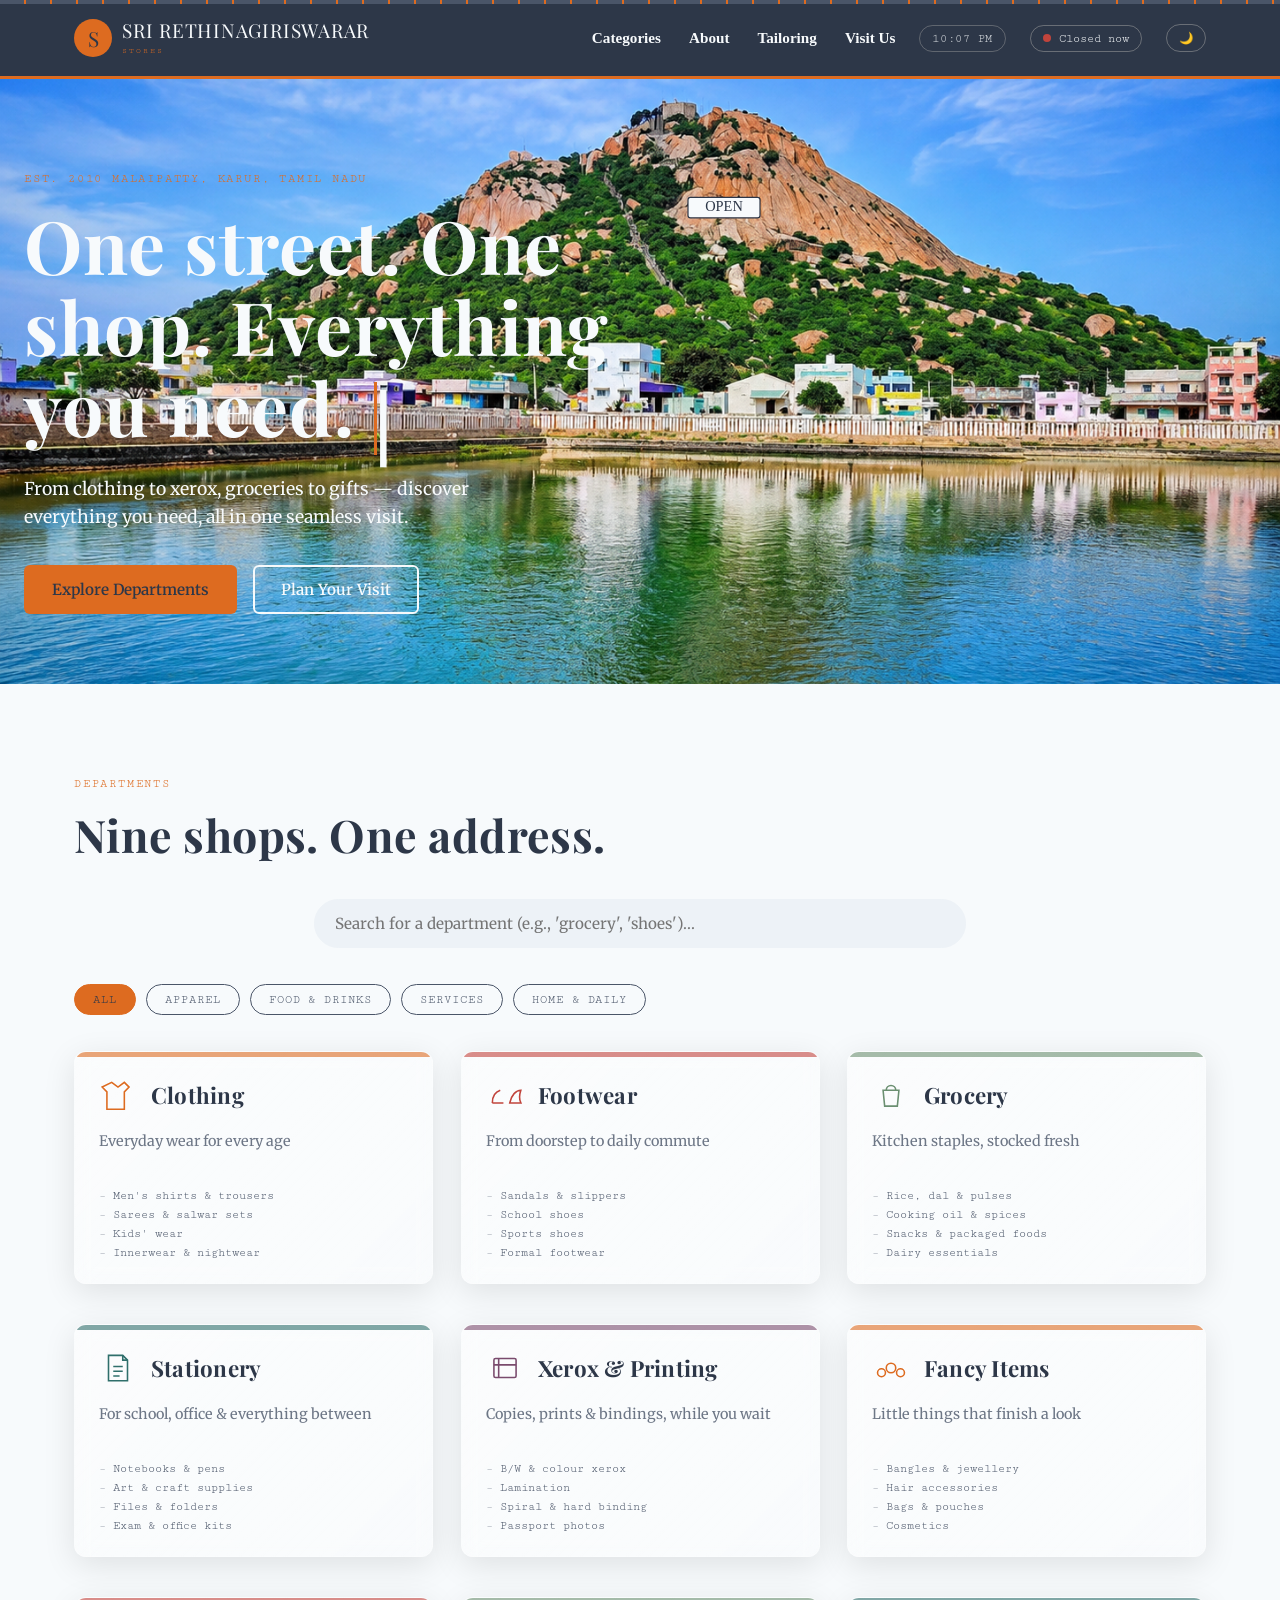
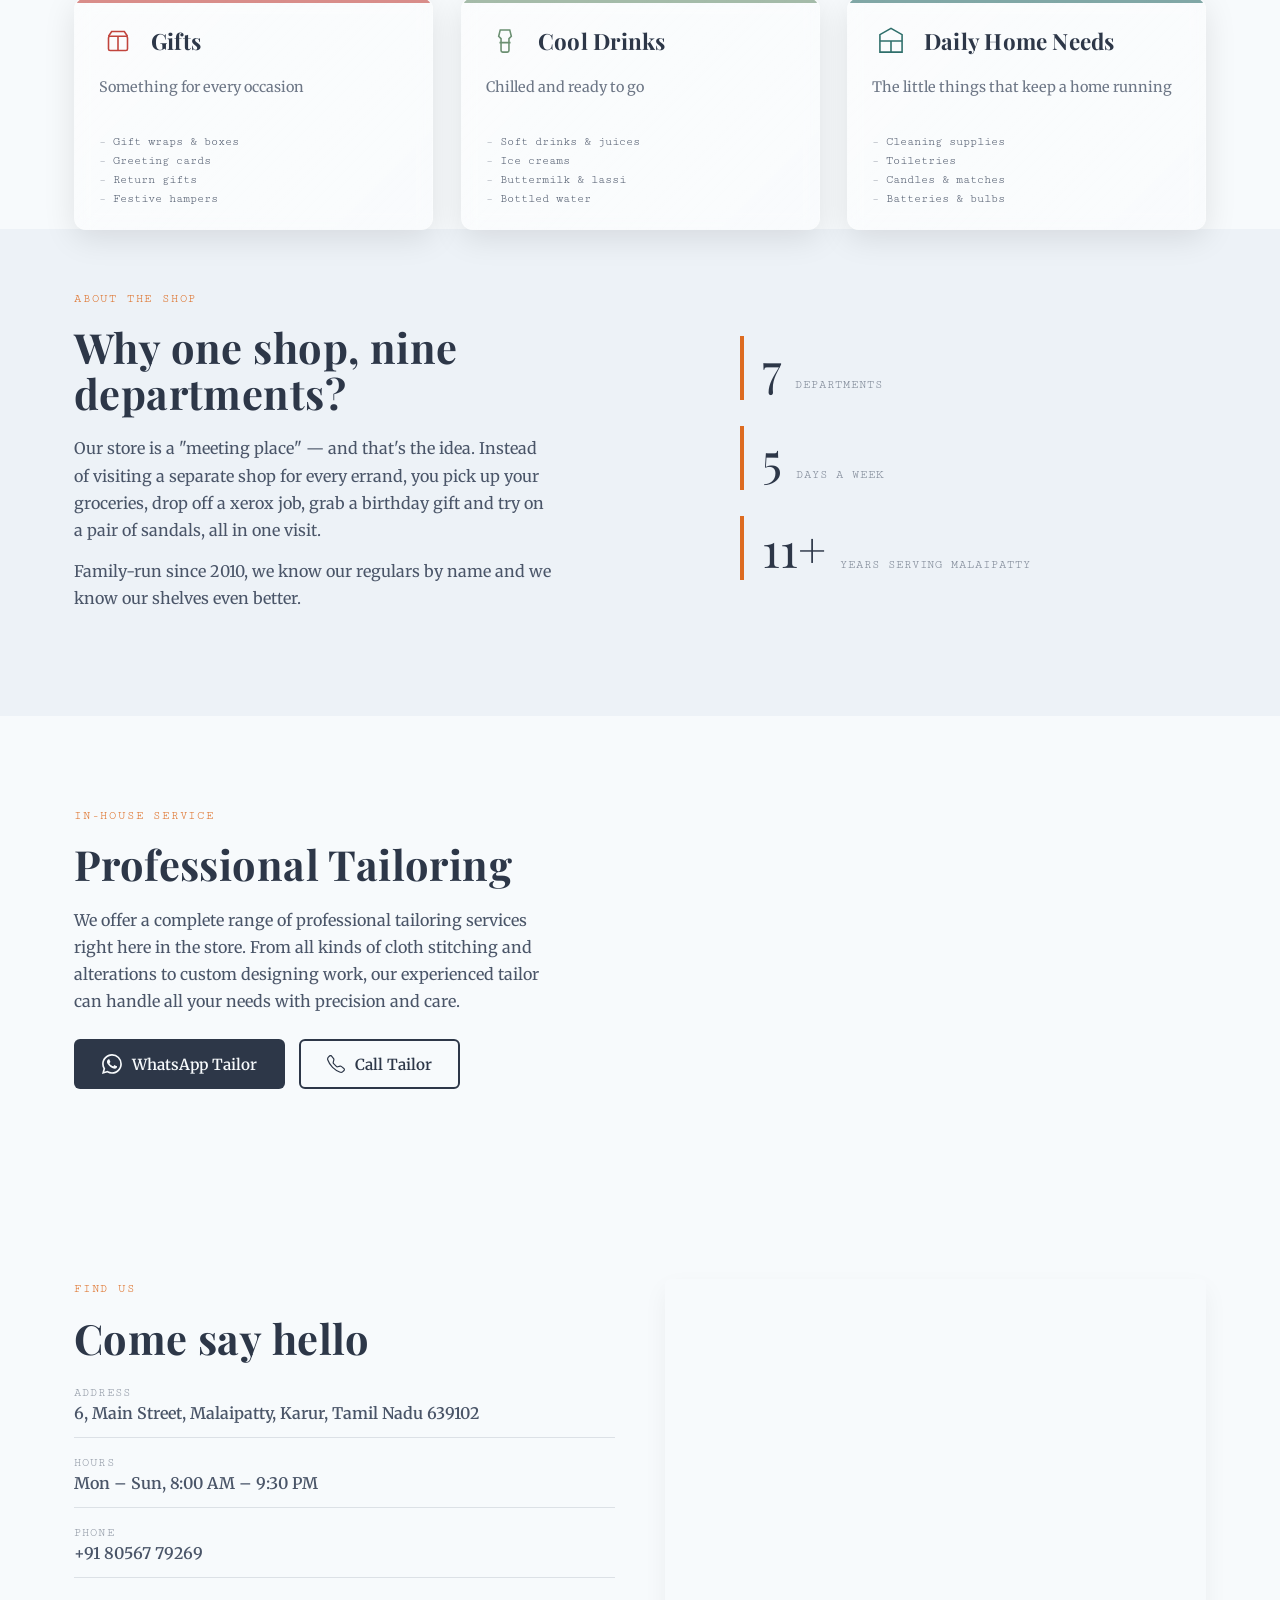
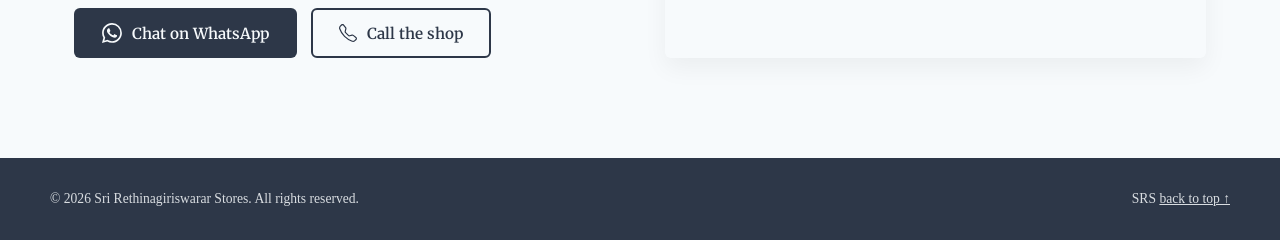
<file: index.html>
<!DOCTYPE html>
<html lang="en" data-theme="light">
<head>
<meta charset="UTF-8">
<meta name="viewport" content="width=device-width, initial-scale=1.0">
<title>Sri Rethinagiriswarar Stores — One Street, One Shop, Everything You Need</title>
<meta name="description" content="Sri Rethinagiriswarar Stores: Your one-stop shop for clothing, groceries, stationery, and more. Nine departments under one roof for your convenience.">
<link rel="preconnect" href="https://fonts.googleapis.com">
<link rel="preconnect" href="https://fonts.gstatic.com" crossorigin>
<link href="https://fonts.googleapis.com/css2?family=Playfair+Display:wght@700&family=Merriweather:wght@400;700&family=Cutive+Mono&display=swap" rel="stylesheet">
<link rel="stylesheet" href="style.css">
</head>
<body>

<!-- Scroll Progress Bar -->
<div class="scroll-progress" id="scroll-progress"></div>

<div class="rail" aria-hidden="true"></div>

<header class="site-header" id="top">
  <div class="header-inner">
    <a class="brand" href="#top">
      <span class="brand-mark">S</span>
      <span class="brand-text">SRI RETHINAGIRISWARAR<small>STORES</small></span>
    </a>

    <nav class="main-nav" id="main-nav">
      <a href="#categories" class="nav-link">Categories</a>
      <a href="#about" class="nav-link">About</a>
      <a href="#tailoring" class="nav-link">Tailoring</a>
      <a href="#visit" class="nav-link">Visit Us</a>
    </nav>

    <!-- Live Clock -->
    <div class="live-clock" id="live-clock" title="Current time">--:-- --</div>

    <div class="status-chip" id="status-chip">
      <span class="dot"></span>
      <span id="status-text">Checking hours…</span>
    </div>

    <!-- Theme Toggle -->
    <button class="theme-toggle" id="theme-toggle" aria-label="Toggle dark/light mode">
      <span class="toggle-icon" id="toggle-icon">☀️</span>
    </button>

    <button class="nav-toggle" id="nav-toggle" aria-label="Toggle menu" aria-expanded="false">
      <span></span><span></span><span></span>
    </button>
  </div>
</header>

<main>

  <!-- HERO -->
  <section class="hero" id="hero" style="
    position: relative;
    background-image: url('Img/Ayyermalai.png');
    background-size: cover;
    background-position: center;
    overflow: hidden; /* Ensures pseudo-elements don't overflow */
    justify-content: flex-start; /* Align content to the left */
  ">
    <!-- The inline styles have been moved to the .hero-glass-panel class in style.css -->
    <div class="hero-inner hero-glass-panel">
      <p class="eyebrow">Est. 2010  Malaipatty, Karur, Tamil Nadu</p>
      <h1 class="hero-title">
        <span class="typewriter-line" id="typewriter-line">
          One street. One shop. Everything you need.
        </span>
        <span class="typewriter-cursor" id="typewriter-cursor">|</span>
      </h1>
      <p class="hero-sub">From clothing to xerox, groceries to gifts — discover everything you need, all in one seamless visit.</p>
      <div class="hero-actions">
        <a href="#categories" class="btn btn-primary">Explore Departments</a>
        <a href="#visit" class="btn btn-ghost">Plan Your Visit</a>
      </div>
    </div>
    <div class="hero-signboard" aria-hidden="true">
      <svg viewBox="0 0 200 60" class="swing-icon">
        <line x1="100" y1="0" x2="100" y2="14" stroke="var(--marigold)" stroke-width="2"/>
        <rect x="40" y="14" width="120" height="34" rx="4" fill="var(--paper)" stroke="var(--ink)" stroke-width="2"/>
        <text x="100" y="31" text-anchor="middle" dominant-baseline="middle" font-family="Bebas Neue" font-size="24" fill="var(--ink)">OPEN</text>
      </svg>
    </div>
  </section>

  <!-- CATEGORIES -->
  <section class="categories" id="categories">
    <div class="section-head">
      <p class="eyebrow">Departments</p>
      <h2>Nine shops. One address.</h2>
    </div>

    <!-- NEW: Search Bar -->
    <div class="search-wrapper" data-reveal>
      <div class="search-bar">
        <input type="search" id="search-input" placeholder="Search for a department (e.g., 'grocery', 'shoes')...">
        <button id="search-clear" aria-label="Clear search">&times;</button>
      </div>
    </div>

    <!-- Filter Buttons -->
    <div class="filter-bar" id="filter-bar">
      <button class="filter-btn is-active" data-filter="all">All</button>
      <button class="filter-btn" data-filter="apparel">Apparel</button>
      <button class="filter-btn" data-filter="food">Food &amp; Drinks</button>
      <button class="filter-btn" data-filter="services">Services</button>
      <button class="filter-btn" data-filter="home">Home &amp; Daily</button>
    </div>

    <div class="tag-board" id="tag-board">

      <a href="clothing.html" class="tag tag--marigold" data-reveal data-category="apparel">
        <div class="tag-header">
          <div class="tag-icon"><svg viewBox="0 0 48 48" fill="none" stroke="currentColor" stroke-width="2"><path d="M16 8l8 6 8-6 6 6-6 6v22H10V20l-6-6z"/></svg></div>
          <h3>Clothing</h3>
        </div>
        <p class="tag-line">Everyday wear for every age</p>
        <ul>
          <li>Men's shirts &amp; trousers</li>
          <li>Sarees &amp; salwar sets</li>
          <li>Kids' wear</li>
          <li>Innerwear &amp; nightwear</li>
        </ul>
      </a>

      <a href="footwear.html" class="tag tag--red" data-reveal data-category="apparel">
        <div class="tag-header">
          <div class="tag-icon"><svg viewBox="0 0 48 48" fill="none" stroke="currentColor" stroke-width="2"><path d="M8 34c0-8 4-14 10-16M8 34h14M30 34c2-10 8-16 14-16-2 6-2 12 0 16H30z"/></svg></div>
          <h3>Footwear</h3>
        </div>
        <p class="tag-line">From doorstep to daily commute</p>
        <ul>
          <li>Sandals &amp; slippers</li>
          <li>School shoes</li>
          <li>Sports shoes</li>
          <li>Formal footwear</li>
        </ul>
      </a>

      <a href="grocery.html" class="tag tag--sage" data-reveal data-category="food">
        <div class="tag-header">
          <div class="tag-icon"><svg viewBox="0 0 48 48" fill="none" stroke="currentColor" stroke-width="2"><path d="M14 18h20l-2 20H16z"/><path d="M18 18a6 6 0 0112 0"/></svg></div>
          <h3>Grocery</h3>
        </div>
        <p class="tag-line">Kitchen staples, stocked fresh</p>
        <ul>
          <li>Rice, dal &amp; pulses</li>
          <li>Cooking oil &amp; spices</li>
          <li>Snacks &amp; packaged foods</li>
          <li>Dairy essentials</li>
        </ul>
      </a>

      <a href="stationery.html" class="tag tag--teal" data-reveal data-category="services">
        <div class="tag-header">
          <div class="tag-icon"><svg viewBox="0 0 48 48" fill="none" stroke="currentColor" stroke-width="2"><path d="M12 8h18l6 6v26H12z"/><path d="M30 8v6h6"/><line x1="18" y1="22" x2="30" y2="22"/><line x1="18" y1="28" x2="30" y2="28"/><line x1="18" y1="34" x2="26" y2="34"/></svg></div>
          <h3>Stationery</h3>
        </div>
        <p class="tag-line">For school, office &amp; everything between</p>
        <ul>
          <li>Notebooks &amp; pens</li>
          <li>Art &amp; craft supplies</li>
          <li>Files &amp; folders</li>
          <li>Exam &amp; office kits</li>
        </ul>
      </a>

      <a href="xerox-printing.html" class="tag tag--plum" data-reveal data-category="services">
        <div class="tag-header">
          <div class="tag-icon"><svg viewBox="0 0 48 48" fill="none" stroke="currentColor" stroke-width="2"><rect x="10" y="12" width="28" height="24" rx="2"/><line x1="10" y1="20" x2="38" y2="20"/><line x1="16" y1="12" x2="16" y2="36"/></svg></div>
          <h3>Xerox &amp; Printing</h3>
        </div>
        <p class="tag-line">Copies, prints &amp; bindings, while you wait</p>
        <ul>
          <li>B/W &amp; colour xerox</li>
          <li>Lamination</li>
          <li>Spiral &amp; hard binding</li>
          <li>Passport photos</li>
        </ul>
      </a>

      <a href="fancy-items.html" class="tag tag--marigold" data-reveal data-category="apparel">
        <div class="tag-header">
          <div class="tag-icon"><svg viewBox="0 0 48 48" fill="none" stroke="currentColor" stroke-width="2"><circle cx="24" cy="24" r="6"/><circle cx="12" cy="30" r="5"/><circle cx="36" cy="30" r="5"/></svg></div>
          <h3>Fancy Items</h3>
        </div>
        <p class="tag-line">Little things that finish a look</p>
        <ul>
          <li>Bangles &amp; jewellery</li>
          <li>Hair accessories</li>
          <li>Bags &amp; pouches</li>
          <li>Cosmetics</li>
        </ul>
      </a>

      <a href="gifts.html" class="tag tag--red" data-reveal data-category="home">
        <div class="tag-header">
          <div class="tag-icon"><svg viewBox="0 0 48 48" fill="none" stroke="currentColor" stroke-width="2"><rect x="12" y="18" width="24" height="18" rx="2"/><path d="M12 18l4-6h16l4 6"/><line x1="24" y1="18" x2="24" y2="36"/></svg></div>
          <h3>Gifts</h3>
        </div>
        <p class="tag-line">Something for every occasion</p>
        <ul>
          <li>Gift wraps &amp; boxes</li>
          <li>Greeting cards</li>
          <li>Return gifts</li>
          <li>Festive hampers</li>
        </ul>
      </a>

      <a href="cool-drinks.html" class="tag tag--sage" data-reveal data-category="food">
        <div class="tag-header">
          <div class="tag-icon"><svg viewBox="0 0 48 48" fill="none" stroke="currentColor" stroke-width="2"><path d="M18 10h12l2 8-3 3v15a2 2 0 01-2 2H21a2 2 0 01-2-2V21l-3-3z"/><line x1="17" y1="26" x2="31" y2="26"/></svg></div>
          <h3>Cool Drinks</h3>
        </div>
        <p class="tag-line">Chilled and ready to go</p>
        <ul>
          <li>Soft drinks &amp; juices</li>
          <li>Ice creams</li>
          <li>Buttermilk &amp; lassi</li>
          <li>Bottled water</li>
        </ul>
      </a>

      <a href="daily-home-needs.html" class="tag tag--teal" data-reveal data-category="home">
        <div class="tag-header">
          <div class="tag-icon"><svg viewBox="0 0 48 48" fill="none" stroke="currentColor" stroke-width="2"><path d="M10 38V16l14-8 14 8v22z"/><line x1="24" y1="38" x2="24" y2="24"/><line x1="10" y1="24" x2="38" y2="24"/></svg></div>
          <h3>Daily Home Needs</h3>
        </div>
        <p class="tag-line">The little things that keep a home running</p>
        <ul>
          <li>Cleaning supplies</li>
          <li>Toiletries</li>
          <li>Candles &amp; matches</li>
          <li>Batteries &amp; bulbs</li>
        </ul>
      </a>

    </div>
  </section>

  <!-- ABOUT -->
  <section class="about" id="about">
    <div class="about-inner">
      <div class="about-copy" data-reveal>
        <p class="eyebrow">About the shop</p>
        <h2>Why one shop, nine departments?</h2>
        <p>Our store is a "meeting place" — and that's the idea. Instead of visiting a separate shop for every errand, you pick up your groceries, drop off a xerox job, grab a birthday gift and try on a pair of sandals, all in one visit.</p>
        <p>Family-run since 2010, we know our regulars by name and we know our shelves even better.</p>
      </div>
      <div class="about-stats" data-reveal>
        <div class="stat"><span class="stat-num" data-count="9">0</span><span class="stat-label">departments</span></div>
        <div class="stat"><span class="stat-num" data-count="7">0</span><span class="stat-label">days a week</span></div>
        <div class="stat"><span class="stat-num" data-count="15">0</span><span class="stat-label">years serving Malaipatty</span></div>
      </div>
    </div>
  </section>

  <!-- TAILORING -->
  <section class="visit" id="tailoring">
    <div class="about-inner">
      <div class="about-copy" data-reveal>
        <p class="eyebrow">In-house Service</p>
        <h2>Professional Tailoring</h2>
        <p>We offer a complete range of professional tailoring services right here in the store. From all kinds of cloth stitching and alterations to custom designing work, our experienced tailor can handle all your needs with precision and care.</p>
        <div class="visit-actions" style="margin-top: 24px;">
          <a class="btn btn-primary btn--with-icon" href="https://wa.me/918056779269" target="_blank" rel="noopener">
            <svg class="btn-icon" xmlns="http://www.w3.org/2000/svg" width="20" height="20" fill="currentColor" viewBox="0 0 16 16">
              <path d="M13.601 2.326A7.854 7.854 0 0 0 7.994 0C3.627 0 .068 3.558.064 7.926c0 1.399.366 2.76 1.057 3.965L0 16l4.204-1.102a7.933 7.933 0 0 0 3.79.965h.004c4.368 0 7.926-3.558 7.93-7.93A7.898 7.898 0 0 0 13.6 2.326zM7.994 14.521a6.573 6.573 0 0 1-3.356-.92l-.24-.144-2.494.654.666-2.433-.156-.251a6.56 6.56 0 0 1-1.007-3.505c0-3.626 2.957-6.584 6.591-6.584a6.56 6.56 0 0 1 4.66 1.931 6.557 6.557 0 0 1 1.928 4.66c-.004 3.639-2.961 6.592-6.592 6.592zm3.615-4.934c-.197-.099-1.17-.578-1.353-.646-.182-.065-.315-.099-.445.099-.133.197-.513.646-.627.775-.114.133-.232.148-.43.05-.197-.1-.836-.308-1.592-.985-.59-.525-.985-1.175-1.103-1.372-.114-.198-.011-.304.088-.403.087-.088.197-.232.296-.346.1-.114.133-.198.198-.33.065-.134.034-.248-.015-.347-.05-.099-.445-1.076-.612-1.47-.16-.389-.323-.335-.445-.34-.114-.007-.247-.007-.38-.007a.729.729 0 0 0-.529.247c-.182.198-.691.677-.691 1.654 0 .977.71 1.916.81 2.049.098.133 1.394 2.132 3.383 2.992.47.205.84.326 1.129.418.475.152.904.129 1.246.08.38-.058 1.171-.48 1.338-.943.164-.464.164-.86.114-.943-.049-.084-.182-.133-.38-.232z"/>
            </svg>
            <span>WhatsApp Tailor</span>
          </a>
          <a class="btn btn-ghost btn--with-icon" href="tel:+918056779269">
            <svg class="btn-icon" xmlns="http://www.w3.org/2000/svg" width="18" height="18" fill="currentColor" viewBox="0 0 16 16">
              <path d="M3.654 1.328a.678.678 0 0 0-1.015-.063L1.605 2.3c-.483.484-.661 1.169-.45 1.77a17.568 17.568 0 0 0 4.168 6.608 17.569 17.569 0 0 0 6.608 4.168c.601.211 1.286.033 1.77-.45l1.034-1.034a.678.678 0 0 0-.063-1.015l-2.307-1.794a.678.678 0 0 0-.58-.122l-2.19.547a1.745 1.745 0 0 1-1.657-.459L5.482 8.062a1.745 1.745 0 0 1-.46-1.657l.548-2.19a.678.678 0 0 0-.122-.58L3.654 1.328zM1.884.511a1.745 1.745 0 0 1 2.612.163L6.29 2.98c.329.423.445.974.315 1.494l-.547 2.19a.678.678 0 0 0 .178.643l2.457 2.457a.678.678 0 0 0 .644.178l2.189-.547a1.745 1.745 0 0 1 1.494.315l2.306 1.794c.829.645.905 1.87.163 2.611l-1.034 1.034c-.74.74-1.846 1.065-2.877.702a18.634 18.634 0 0 1-7.01-4.42 18.634 18.634 0 0 1-4.42-7.009c-.362-1.03-.037-2.137.703-2.877L1.885.511z"/>
            </svg>
            <span>Call Tailor</span>
          </a>
        </div>
      </div>
    </div>
  </section>

  <!-- ============================================= -->
  <!-- ===== DEPARTMENT DETAIL VIEW (DYNAMIC) ====== -->
  <!-- ============================================= -->
  <section class="department-detail" id="department-detail">
    <!-- Content will be injected by script.js -->
    <div class="department-detail-inner" id="department-detail-inner">
      <!-- This will be populated when a user clicks a department card -->
    </div>
    <!-- Add a close button for the detail view -->
    <button id="close-detail-view" class="lightbox-close" aria-label="Close department view" style="display: none;">
      &times;
    </button>
  </section>

  <!-- VISIT / CONTACT -->
  <section class="visit" id="visit">
    <div class="visit-inner">
      <div class="visit-details" data-reveal>
        <p class="eyebrow">Find us</p>
        <h2>Come say hello</h2>

        <ul class="detail-list">
          <li>
            <span class="detail-label">Address</span>
            <span class="detail-value" id="address-text">6, Main Street, Malaipatty, Karur, Tamil Nadu 639102</span>
          </li>
          <li>
            <span class="detail-label">Hours</span>
            <span class="detail-value">Mon – Sun, 8:00 AM – 9:30 PM</span>
          </li>
          <li>
            <span class="detail-label">Phone</span>
            <span class="detail-value"><a href="tel:+918056779269" id="phone-link">+91 80567 79269</a></span>
          </li>
        </ul>

        <div class="visit-actions">
          <a class="btn btn-primary btn--with-icon" href="https://wa.me/918056779269" target="_blank" rel="noopener">
            <svg class="btn-icon" xmlns="http://www.w3.org/2000/svg" width="20" height="20" fill="currentColor" viewBox="0 0 16 16">
              <path d="M13.601 2.326A7.854 7.854 0 0 0 7.994 0C3.627 0 .068 3.558.064 7.926c0 1.399.366 2.76 1.057 3.965L0 16l4.204-1.102a7.933 7.933 0 0 0 3.79.965h.004c4.368 0 7.926-3.558 7.93-7.93A7.898 7.898 0 0 0 13.6 2.326zM7.994 14.521a6.573 6.573 0 0 1-3.356-.92l-.24-.144-2.494.654.666-2.433-.156-.251a6.56 6.56 0 0 1-1.007-3.505c0-3.626 2.957-6.584 6.591-6.584a6.56 6.56 0 0 1 4.66 1.931 6.557 6.557 0 0 1 1.928 4.66c-.004 3.639-2.961 6.592-6.592 6.592zm3.615-4.934c-.197-.099-1.17-.578-1.353-.646-.182-.065-.315-.099-.445.099-.133.197-.513.646-.627.775-.114.133-.232.148-.43.05-.197-.1-.836-.308-1.592-.985-.59-.525-.985-1.175-1.103-1.372-.114-.198-.011-.304.088-.403.087-.088.197-.232.296-.346.1-.114.133-.198.198-.33.065-.134.034-.248-.015-.347-.05-.099-.445-1.076-.612-1.47-.16-.389-.323-.335-.445-.34-.114-.007-.247-.007-.38-.007a.729.729 0 0 0-.529.247c-.182.198-.691.677-.691 1.654 0 .977.71 1.916.81 2.049.098.133 1.394 2.132 3.383 2.992.47.205.84.326 1.129.418.475.152.904.129 1.246.08.38-.058 1.171-.48 1.338-.943.164-.464.164-.86.114-.943-.049-.084-.182-.133-.38-.232z"/>
            </svg>
            <span>Chat on WhatsApp</span>
          </a>
          <a class="btn btn-ghost btn--with-icon" href="tel:+918056779269">
            <svg class="btn-icon" xmlns="http://www.w3.org/2000/svg" width="18" height="18" fill="currentColor" viewBox="0 0 16 16">
              <path d="M3.654 1.328a.678.678 0 0 0-1.015-.063L1.605 2.3c-.483.484-.661 1.169-.45 1.77a17.568 17.568 0 0 0 4.168 6.608 17.569 17.569 0 0 0 6.608 4.168c.601.211 1.286.033 1.77-.45l1.034-1.034a.678.678 0 0 0-.063-1.015l-2.307-1.794a.678.678 0 0 0-.58-.122l-2.19.547a1.745 1.745 0 0 1-1.657-.459L5.482 8.062a1.745 1.745 0 0 1-.46-1.657l.548-2.19a.678.678 0 0 0-.122-.58L3.654 1.328zM1.884.511a1.745 1.745 0 0 1 2.612.163L6.29 2.98c.329.423.445.974.315 1.494l-.547 2.19a.678.678 0 0 0 .178.643l2.457 2.457a.678.678 0 0 0 .644.178l2.189-.547a1.745 1.745 0 0 1 1.494.315l2.306 1.794c.829.645.905 1.87.163 2.611l-1.034 1.034c-.74.74-1.846 1.065-2.877.702a18.634 18.634 0 0 1-7.01-4.42 18.634 18.634 0 0 1-4.42-7.009c-.362-1.03-.037-2.137.703-2.877L1.885.511z"/>
            </svg>
            <span>Call the shop</span>
          </a>
        </div>
      </div>

      <div class="visit-map" data-reveal>
        <iframe
          title="Store location map"
          src="https://maps.google.com/maps?q=10.920711496336864,78.23866458942531&t=&z=17&ie=UTF8&iwloc=&output=embed"
          loading="lazy"
          referrerpolicy="no-referrer-when-downgrade">
        </iframe>
      </div>
    </div>
  </section>

</main>

<footer class="site-footer">
  <div class="footer-inner">
    <p>&copy; <span id="year"></span> Sri Rethinagiriswarar Stores. All rights reserved.</p>
    <p class="footer-credit">SRS <a href="#top">back to top ↑</a></p>
  </div>
</footer>

<button class="to-top" id="to-top" aria-label="Back to top">↑</button>

<!-- Toast Notification -->
<div class="toast" id="toast"></div>

<script src="script.js"></script>
</body>
</html>
</file>
<file: style.css>
/* ============ TOKENS ============ */
:root{
  --ink: #2D3748;
  --ink-soft: #4A5568;
  --paper: #F7FAFC;
  --paper-dim: #EDF2F7;
  --charcoal: #4A5568;

  --marigold: #DD6B20;
  --signal-red: #C1443C;
  --sage: #6B8F71;
  --teal: #2F6F6B;
  --plum: #7A4B6D;

  --display: 'Playfair Display', serif;
  --body: 'Merriweather', serif;
  --mono: 'Cutive Mono', monospace;
 
  --radius: 6px;
  --header-h: 76px;

  --card-bg: #ffffff;
  --tag-border: #fff;
  --shadow-color: rgba(0, 0, 0, 0.05);
  --shadow-hover: rgba(0, 0, 0, 0.1);
  --glow-color: rgba(221, 107, 32, 0.25);
  --toast-bg: #1B2A4A;
  --toast-text: #F3EDE0;
}

/* ============ DARK THEME ============ */
[data-theme="dark"]{
  --ink: #E8E0D0;
  --marigold: #DD6B20;
  --ink-soft: #B8B0A0;
  --paper: #1A1D23;
  --paper-dim: #22262E;
  --charcoal: #E0D8C8;
  --card-bg: #2A2E36;
  --tag-border: #2A2E36;
  --shadow-color: rgba(0,0,0,0.15);
  --shadow-hover: rgba(0,0,0,0.25);
  --glow-color: rgba(221, 107, 32, 0.2);
  --toast-bg: #F3EDE0;
  --toast-text: #1B2A4A;
}

*{ box-sizing: border-box; }
html{ scroll-behavior: smooth; scroll-padding-top: var(--header-h); }
body{
  margin:0;
  /* New: Add a subtle decorative background to enhance the glass effect */
  background-color: var(--paper);
  background-image:
    radial-gradient(circle at 15% 20%, hsla(28, 69%, 53%, 0.08), transparent 30%),
    radial-gradient(circle at 85% 70%, hsla(188, 43%, 49%, 0.1), transparent 35%);
  background-attachment: fixed;
}
main {
  font-family: var(--body);
  color: var(--charcoal);
  background: var(--paper);
  overflow-x: hidden; /* Prevents horizontal scroll from animations */
  -webkit-font-smoothing: antialiased;
}
h1,h2,h3{ font-family: var(--display); font-weight: 700; letter-spacing: 0.01em; line-height: 1.1; margin: 0; }
h3{ line-height: 1.2; }
p{ margin: 0; line-height: 1.6; }
ul{ margin:0; padding:0; list-style:none; }
a{ color: inherit; text-decoration: none; }
img{ max-width:100%; display:block; }

@media (prefers-reduced-motion: reduce){
  *{ animation: none !important; transition: none !important; }
  html{ scroll-behavior: auto; }
}

/* decorative top rail like a shop rod the signs hang from */
.rail{
  position: fixed; top: 0; left: 0; right: 0; height: 4px;
  background: repeating-linear-gradient(90deg, var(--ink-soft) 0 24px, var(--marigold) 24px 26px);
  z-index: 60;
}

/* ============ SCROLL PROGRESS BAR ============ */
.scroll-progress{
  position: fixed; top: 4px; left: 0; height: 3px;
  background: var(--marigold); z-index: 61;
  width: 0%; transition: width 0.1s ease;
}

/* ============ THEME TOGGLE ============ */
.theme-toggle{
  background: none; border: 1px solid rgba(243,237,224,0.3); border-radius: 999px;
  color: var(--paper); cursor: pointer; padding: 6px 12px;
  font-size: 1rem; display:flex; align-items:center; gap:6px;
  transition: background .25s ease, transform .25s ease;
  font-family: var(--mono); font-size: 0.72rem;
}
.theme-toggle:hover{ background: rgba(243,237,224,0.1); transform: scale(1.05); }
.theme-toggle .toggle-icon{ display:inline-block; }
[data-theme="dark"] .theme-toggle{ border-color: rgba(27,42,74,0.3); }
[data-theme="dark"] .theme-toggle:hover{ background: rgba(27,42,74,0.1); }

/* ============ HEADER ============ */
.site-header{
  position: sticky; top:0; z-index: 50;
  background: var(--ink);
  border-bottom: 3px solid var(--marigold);
}
.header-inner{
  max-width: 1180px; margin: 0 auto; padding: 0 24px;
  height: var(--header-h);
  display:flex; align-items:center; gap: 24px;
}
.brand{ display:flex; align-items:center; gap:10px; color: var(--paper); margin-right:auto; }
.brand-mark{
  width:38px; height:38px; border-radius:50%;
  background: var(--marigold); color: var(--ink);
  display:flex; align-items:center; justify-content:center;
  font-family: var(--display); font-size: 1.3rem;
}
.brand-text{ font-family: var(--display); font-size: 1.2rem; letter-spacing: 0.04em; display:flex; flex-direction:column; line-height:1; }
.brand-text small{ font-family: var(--mono); font-size: 0.5rem; letter-spacing: 0.25em; color: var(--marigold); margin-top:6px; }

.main-nav{ display:flex; gap: 28px; }
.main-nav a{ color: var(--paper); font-weight:600; font-size: 0.95rem; position:relative; padding: 6px 0; }
.main-nav a::after{
  content:""; position:absolute; left:0; bottom:0; height:2px; width:0;
  background: var(--marigold); transition: width .25s ease;
}
.main-nav a:hover::after, .main-nav a:focus-visible::after{ width:100%; }

.status-chip{
  display:flex; align-items:center; gap:8px;
  font-family: var(--mono); font-size: 0.72rem; color: var(--paper);
  border: 1px solid rgba(243,237,224,0.3); border-radius: 999px;
  padding: 6px 12px;
  white-space: nowrap;
}
.status-chip .dot{ width:8px; height:8px; border-radius:50%; background: var(--sage); }
.status-chip.closed .dot{ background: var(--signal-red); }

/* ============ LIVE CLOCK ============ */
.live-clock{
  font-family: var(--mono); font-size: 0.72rem; color: var(--paper);
  border: 1px solid rgba(243,237,224,0.3); border-radius: 999px;
  padding: 6px 12px; white-space: nowrap;
  opacity: 0.85; letter-spacing: 0.05em;
}

.nav-toggle{ display:none; background:none; border:none; cursor:pointer; padding:8px; }
.nav-toggle span{ display:block; width:24px; height:2px; background: var(--paper); margin:5px 0; transition: transform .25s ease, opacity .25s ease; }

/* ============ HERO ============ */
.hero{
  background-color: var(--ink);
  --grad-1: hsla(28, 80%, 55%, 0.4);
  --grad-2: hsla(190, 80%, 45%, 0.3);
  background-image: 
    radial-gradient(at 20% 25%, var(--grad-1) 0px, transparent 50%),
    radial-gradient(at 80% 75%, var(--grad-2) 0px, transparent 50%);
  background-size: 200% 200%;
  animation: heroGradient 15s ease-in-out infinite;
  color: var(--paper);
  padding: 90px 24px 70px;
  display:flex; justify-content:center;
  position: relative;
  overflow: hidden;
}
@keyframes heroGradient {
  0% { background-position: 0% 50%; }
  50% { background-position: 100% 50%; }
  100% { background-position: 0% 50%; }
}
.hero-inner > * {
  opacity: 0;
  animation: hero-fade-in 0.7s cubic-bezier(0.25, 0.46, 0.45, 0.94) forwards;
}
.hero-inner .eyebrow { animation-delay: 0.1s; }
/* The typewriter handles its own animation */
.hero-inner .hero-sub { animation-delay: 0.4s; }
.hero-inner .hero-actions { animation-delay: 0.6s; }
@keyframes hero-fade-in {
  from { opacity: 0; transform: translateY(20px); }
  to { opacity: 1; transform: translateY(0); }
}
.hero-inner{ max-width: 640px; position:relative; z-index:1; }
.eyebrow{
  font-family: var(--mono); font-size: 0.75rem; letter-spacing: 0.15em;
  text-transform: uppercase; color: var(--marigold); margin-bottom: 16px;
}
.hero-title{ font-size: clamp(2.8rem, 7vw, 4.6rem); margin-bottom: 20px; }
.hero-sub{ font-size: 1.1rem; opacity: 0.85; max-width: 480px; margin-bottom: 34px; }
.hero-actions{ display:flex; gap:16px; flex-wrap: wrap; }

.btn{
  display:inline-block; padding: 13px 26px; border-radius: var(--radius);
  font-weight:600; font-size:0.95rem; border: 2px solid transparent; transition: transform .18s ease, background .18s ease, box-shadow .18s ease;
}
.btn-primary{ background: var(--marigold); color: var(--ink); }
.btn-primary:hover{ transform: translateY(-2px); }
.btn-ghost{ border-color: var(--paper); color: var(--paper); }
.btn-ghost:hover{ background: rgba(243,237,224,0.1); transform: translateY(-2px); }

.hero-signboard{ display:none; }

/* ============ SIGNBOARD SWING ============ */
.hero-signboard{ display:block; position: relative; z-index: 1; }
.swing-icon{
  width: 120px; height: auto; display: block; margin: 20px auto 0;
  animation: swing 3.5s ease-in-out infinite; transform-origin: top center;
}
@keyframes swing{
  0%, 100%{ transform: rotate(-2deg); }
  50%{ transform: rotate(2deg); }
}

/* ============ TYPEWRITER EFFECT ============ */
.typewriter-cursor{ display:inline-block; width:3px; height:1em; background: var(--marigold); margin-left:2px; vertical-align:text-bottom; animation: blink 0.8s step-end infinite; }
@keyframes blink{ 50%{ opacity:0; } }

/* ============ SECTION HEAD ============ */
.section-head{ max-width: 1180px; margin: 0 auto; padding: 0 24px; margin-bottom: 40px; }
.section-head h2{ font-size: clamp(2rem, 4vw, 2.8rem); color: var(--ink); }

/* ============ CATEGORIES / TAG BOARD ============ */
.categories{ padding: 90px 0 0; }

/* ============ CATEGORY FILTERS ============ */
.categories {
  /* Control visibility with JS, but keep the transition here */
  transition: opacity 0.4s ease, visibility 0.4s ease;
}
.filter-bar{
  max-width: 1180px; margin: 0 auto 36px; padding: 0 24px;
  display:flex; flex-wrap:wrap; gap:10px;
}
.filter-btn{
  font-family: var(--mono); font-size: 0.75rem; text-transform: uppercase;
  letter-spacing: 0.08em; padding: 8px 18px; border-radius: 999px;
  border: 1.5px solid var(--ink-soft); background: transparent;
  color: var(--ink-soft); cursor: pointer; transition: all .25s ease;
}
.filter-btn:hover{ border-color: var(--marigold); color: var(--marigold); background: rgba(221, 107, 32, 0.05); }
.filter-btn.is-active{ background: var(--marigold); border-color: var(--marigold); color: var(--ink); }
[data-theme="dark"] .filter-btn{ border-color: var(--ink-soft); color: var(--charcoal); }
[data-theme="dark"] .filter-btn.is-active{ color: var(--ink); }

/* ============ SEARCH BAR (NEW) ============ */
.search-wrapper{
  max-width: 700px; margin: 0 auto 36px; padding: 0 24px;
}
.search-bar{
  position: relative;
}
.search-bar input{
  width: 100%;
  padding: 14px 40px 14px 20px;
  border-radius: 999px;
  border: 1.5px solid var(--paper-dim);
  background: var(--paper-dim);
  font-family: var(--body);
  font-size: 0.95rem;
  color: var(--ink);
  transition: all .25s ease;
}
.search-bar input:focus{
  outline: none;
  border-color: var(--marigold);
  background: var(--paper);
  box-shadow: 0 0 0 4px rgba(221, 107, 32, 0.1);
}
.search-bar #search-clear{
  position: absolute;
  right: 12px; top: 50%; transform: translateY(-50%);
  background: none; border: none; font-size: 1.5rem;
  color: var(--ink-soft); cursor: pointer; opacity: 0;
  transition: opacity .25s ease;
}
.search-bar input:not(:placeholder-shown) + #search-clear{
  opacity: 0.7;
}

/* ============ TAG FILTER ANIMATION ============ */
.tag.tag-hidden{ opacity:0 !important; transform: scale(0.8) translateY(10px) !important; pointer-events:none; position:absolute; visibility:hidden; }
.tag-board.filtering{ position:relative; min-height:300px; }

.tag-board{
  max-width: 1180px; margin: 0 auto; padding: 0 24px;
  display:grid; grid-template-columns: repeat(3, 1fr); gap: 40px 28px;
}
.tag{
  position:relative;
  /* Elegant Glassmorphism effect */
  background: linear-gradient(135deg, rgba(255, 255, 255, 0.5), rgba(255, 255, 255, 0.3));
  backdrop-filter: blur(10px);
  -webkit-backdrop-filter: blur(10px);
  border-radius: 12px;
  padding: 24px;
  box-shadow: 0 8px 32px 0 rgba(0, 0, 0, 0.1);
  border: 1px solid rgba(255, 255, 255, 0.18);
  transition: transform .3s ease, box-shadow .3s ease;
  opacity: 0; transform: translateY(24px);
  will-change: transform;
  cursor: pointer;
  overflow: hidden; /* To contain pseudo-elements */
}
.tag.is-visible{ animation: rise .6s ease forwards; }
@keyframes rise{ to{ opacity:1; transform: translateY(0); } }

.tag:hover, .tag:focus-visible{
  transform: translateY(-6px);
  box-shadow: 0 12px 40px 0 rgba(0, 0, 0, 0.15);
}

.tag::after {
  content: '';
  position: absolute;
  top: 0; left: 0;
  width: 100%; height: 5px;
  background: var(--color, var(--marigold));
  opacity: 0.6;
  transition: height 0.3s ease, opacity 0.3s ease;
}
.tag:hover::after { height: 8px; opacity: 1; }

[data-theme="dark"] .tag {
  background: rgba(42, 46, 54, 0.6);
  border: 1px solid rgba(255, 255, 255, 0.08);
}

/* ============ HOVER GLOW ============ */
.tag::before{
  content:""; position:absolute; inset:0; border-radius: var(--radius);
  opacity:0; transition: opacity .35s ease;
  background: radial-gradient(400px circle at var(--mouse-x,50%) var(--mouse-y,50%), var(--glow-color), transparent 50%);
  pointer-events:none;
}
.tag:hover::before{ opacity:1; }

.btn::after{
  content:""; position:absolute; inset:-2px; border-radius: calc(var(--radius) + 2px);
  opacity:0; transition: opacity .35s ease; z-index: -1;
  background: radial-gradient(300px circle at var(--mouse-x,50%) var(--mouse-y,50%), rgba(232,163,61,0.3), transparent 60%);
  pointer-events:none;
}
.btn{ position:relative; overflow:hidden; }
.btn:hover::after{ opacity:1; }

.tag--marigold{ --color: var(--marigold); }
.tag--red{ --color: var(--signal-red); }
.tag--sage{ --color: var(--sage); }
.tag--teal{ --color: var(--teal); }
.tag--plum{ --color: var(--plum); }

.tag-header {
  display: flex;
  align-items: center;
  gap: 14px;
  margin-bottom: 16px;
}

.tag-icon{
  width: 38px;
  height: 38px;
  flex-shrink: 0;
  color: var(--color, var(--marigold));
}
.tag-icon svg{ width:100%; height:100%; }
.tag h3{
  font-size: 1.4rem;
  color: var(--ink);
  line-height: 1.2;
}
.tag-line{
  font-size: 0.9rem; color: var(--charcoal); opacity: 0.8; margin-bottom: 20px; min-height: 2.7em;
}
.tag ul{ display:flex; flex-direction:column; gap:6px; }
.tag li{ font-family: var(--mono); font-size: 0.78rem; padding-left: 14px; position:relative; }
.tag li::before{ content:"–"; position:absolute; left:0; opacity:0.5; }

/* ============ DEPARTMENT DETAIL SECTION ============ */
.department-detail{
  position: fixed;
  inset: 0;
  z-index: 100;
  background: var(--paper);
  opacity: 0;
  visibility: hidden;
  transform: translateY(30px);
  transition: opacity 0.4s ease, visibility 0.4s ease, transform 0.4s ease;
  overflow-y: auto;
}
.department-detail.is-active {
  padding: 40px 0; /* Add padding when it's visible */
  opacity: 1;
  visibility: visible;
  transform: translateY(0);
}
.department-detail-inner{
  max-width: 1280px; margin:0 auto; padding: 40px 24px;
}
.department-back-btn{
  margin-bottom: 40px;
  border-color: var(--ink-soft);
  color: var(--ink-soft);
}
.department-back-btn:hover{
  background: rgba(45, 55, 72, 0.06);
  transform: translateY(-2px);
}
[data-theme="dark"] .department-back-btn{
  border-color: var(--ink-soft);
  color: var(--charcoal);
}
[data-theme="dark"] .department-back-btn:hover{
  background: rgba(243,237,224,0.06);
}

/* New: Grid layout for detail view */
.department-detail-grid{
  display: grid;
  grid-template-columns: 1.5fr 1fr;
  gap: 60px;
  align-items: flex-start;
  animation: fadeIn 0.6s ease 0.2s forwards;
}
@keyframes fadeIn { to { opacity: 1; } }

.department-detail-header{
  margin-bottom: 50px;
}
.department-detail-header h2{
  font-size: clamp(2rem, 4vw, 2.8rem); color: var(--ink); margin: 10px 0 20px;
}
.department-description{
  font-size: 1.1rem; line-height: 1.7; max-width: 700px; opacity: 0.85;
}

.department-detail-content-grid{
  display: grid;
  grid-template-columns: repeat(auto-fit, minmax(280px, 1fr));
  gap: 40px;  
  /* New: Glassmorphism for subcategory lists */
  background: rgba(255, 255, 255, 0.5);
  backdrop-filter: blur(8px);
  -webkit-backdrop-filter: blur(8px);
  padding: 30px;
  border-radius: var(--radius);
  border: 1px solid rgba(255, 255, 255, 0.2);
}
.department-subcategory h3{
  font-size: 1.3rem; color: var(--ink-soft); margin-bottom: 12px;
}
[data-theme="dark"] .department-detail-content-grid { background: rgba(42, 46, 54, 0.5); border-color: rgba(255, 255, 255, 0.08); }
.department-subcategory ul{
  list-style: disc; padding-left: 20px;
}
.department-subcategory li{
  font-size: 0.95rem; line-height: 1.5; margin-bottom: 4px;
}

.department-images h3{ font-size: 1.5rem; color: var(--ink); margin-bottom: 20px; }

/* ============ SLIDESHOW ============ */
.slideshow-container{
  position: relative;
  width: 100%;
  border-radius: var(--radius);
  overflow: hidden;
  box-shadow: 0 8px 24px var(--shadow-color);
  background: var(--card-bg);
}
.slideshow-track{
  position: relative;
  width: 100%;
  aspect-ratio: 4 / 3;
  overflow: hidden;
}
.slideshow-slide{
  position: absolute;
  inset: 0;
  opacity: 0;
  transition: opacity 0.6s ease, transform 0.6s ease;
  transform: scale(0.96);
}
.slideshow-slide.is-active{
  opacity: 1;
  transform: scale(1);
  z-index: 2;
}
.slideshow-img{
  width: 100%;
  height: 100%;
  object-fit: cover;
  display: block;
}
/* Navigation arrows */
.slideshow-nav{
  position: absolute;
  top: 50%;
  transform: translateY(-50%);
  z-index: 5;
  width: 42px;
  height: 42px;
  border-radius: 50%;
  border: none;
  background: rgba(45, 55, 72, 0.65);
  color: #fff;
  font-size: 1.6rem;
  line-height: 1;
  cursor: pointer;
  display: flex;
  align-items: center;
  justify-content: center;
  opacity: 0;
  transition: opacity 0.3s ease, background 0.3s ease, transform 0.2s ease;
  backdrop-filter: blur(4px);
}
.slideshow-container:hover .slideshow-nav{
  opacity: 1;
}
.slideshow-nav:hover{
  background: var(--marigold);
  transform: translateY(-50%) scale(1.1);
}
.slideshow-nav--prev{ left: 14px; }
.slideshow-nav--next{ right: 14px; }

/* Dots */
.slideshow-dots{
  position: absolute;
  bottom: 12px;
  left: 50%;
  transform: translateX(-50%);
  z-index: 5;
  display: flex;
  gap: 8px;
}
.slideshow-dot{
  width: 10px;
  height: 10px;
  border-radius: 50%;
  border: 2px solid rgba(255,255,255,0.7);
  background: transparent;
  cursor: pointer;
  padding: 0;
  transition: background 0.3s ease, border-color 0.3s ease, transform 0.2s ease;
}
.slideshow-dot.is-active{
  background: var(--marigold);
  border-color: var(--marigold);
  transform: scale(1.2);
}
.slideshow-dot:hover{
  background: rgba(255,255,255,0.5);
  border-color: #fff;
}

/* Slide counter */
.slideshow-counter{
  position: absolute;
  top: 12px;
  right: 14px;
  z-index: 5;
  font-family: var(--mono);
  font-size: 0.72rem;
  color: #fff;
  background: rgba(45, 55, 72, 0.55);
  padding: 4px 12px;
  border-radius: 999px;
  backdrop-filter: blur(4px);
  letter-spacing: 0.04em;
}

/* ============ LIGHTBOX MODAL ============ */
.lightbox{
  position: fixed;
  inset: 0;
  z-index: 200;
  background: rgba(0, 0, 0, 0.88);
  display: flex;
  align-items: center;
  justify-content: center;
  opacity: 0;
  visibility: hidden;
  transition: opacity 0.35s ease, visibility 0.35s ease;
  backdrop-filter: blur(6px);
}
.lightbox.is-open{
  opacity: 1;
  visibility: visible;
}
.lightbox-content{
  position: relative;
  max-width: 90vw;
  max-height: 85vh;
  display: flex;
  flex-direction: column;
  align-items: center;
}
.lightbox-img{
  max-width: 100%;
  max-height: 80vh;
  border-radius: 4px;
  box-shadow: 0 20px 60px rgba(0, 0, 0, 0.5);
  object-fit: contain;
}
.lightbox-counter{
  margin-top: 14px;
  font-family: var(--mono);
  font-size: 0.85rem;
  color: rgba(255,255,255,0.7);
  letter-spacing: 0.08em;
}
.lightbox-close{
  position: absolute;
  top: 20px;
  right: 24px;
  z-index: 10;
  width: 44px;
  height: 44px;
  border-radius: 50%;
  border: none;
  background: rgba(255,255,255,0.1);
  color: #fff;
  font-size: 1.8rem;
  cursor: pointer;
  display: flex;
  align-items: center;
  justify-content: center;
  transition: background 0.25s ease, transform 0.2s ease;
  backdrop-filter: blur(4px);
}
.lightbox-close:hover{
  background: var(--marigold);
  transform: scale(1.1);
}
.lightbox-nav{
  position: absolute;
  top: 50%;
  transform: translateY(-50%);
  z-index: 10;
  width: 52px;
  height: 52px;
  border-radius: 50%;
  border: none;
  background: rgba(255,255,255,0.08);
  color: #fff;
  font-size: 2.2rem;
  cursor: pointer;
  display: flex;
  align-items: center;
  justify-content: center;
  transition: background 0.25s ease, transform 0.2s ease;
  backdrop-filter: blur(4px);
}
.lightbox-nav:hover{
  background: var(--marigold);
  transform: translateY(-50%) scale(1.1);
}
.lightbox-nav--prev{ left: 20px; }
.lightbox-nav--next{ right: 20px; }

@media (max-width: 720px){
  .lightbox-nav{
    width: 40px;
    height: 40px;
    font-size: 1.6rem;
  }
  .lightbox-nav--prev{ left: 8px; }
  .lightbox-nav--next{ right: 8px; }
  .lightbox-close{
    top: 12px;
    right: 12px;
    width: 36px;
    height: 36px;
    font-size: 1.4rem;
  }
  .slideshow-track{
    aspect-ratio: 3 / 2;
  }
  .slideshow-nav{
    width: 34px;
    height: 34px;
    font-size: 1.2rem;
  }
  .slideshow-nav--prev{ left: 8px; }
  .slideshow-nav--next{ right: 8px; }
  .slideshow-dot{
    width: 8px;
    height: 8px;
  }
}

/* ============ ABOUT ============ */
.about{ background: var(--paper-dim); padding: 60px 0 90px; }
.about-inner{
  max-width: 1180px; margin:0 auto; padding: 0 24px;
  display:grid; grid-template-columns: 1.3fr 1fr; gap: 60px; align-items:center;
}
.about-copy h2{ font-size: clamp(2rem,4vw,2.6rem); color: var(--ink); margin: 10px 0 20px; }
.about-copy p{ margin-bottom: 14px; line-height:1.7; max-width: 480px; }
.about-stats{ display:flex; flex-direction:column; gap: 26px; }
.stat{ display:flex; align-items:baseline; gap:14px; border-left: 4px solid var(--marigold); padding-left: 18px; }
.stat-num{ font-family: var(--display); font-size: 3rem; color: var(--ink); }
.stat-label{ font-family: var(--mono); font-size: 0.75rem; text-transform: uppercase; letter-spacing: 0.08em; opacity:0.7; }

/* ============ VISIT ============ */
.visit{ padding: 90px 0 100px; }
.visit-inner{
  max-width: 1180px; margin:0 auto; padding: 0 24px;
  display:grid; grid-template-columns: 1fr 1fr; gap: 50px; align-items:stretch;
}
.visit-details h2{ font-size: clamp(2rem,4vw,2.6rem); color: var(--ink); margin: 10px 0 26px; }
.detail-list{ display:flex; flex-direction:column; gap: 18px; margin-bottom: 30px; }
.detail-list li{ display:flex; flex-direction:column; gap:4px; border-bottom: 1px solid rgba(27,42,74,0.12); padding-bottom: 14px; }
.detail-label{ font-family: var(--mono); font-size: 0.72rem; text-transform:uppercase; letter-spacing:0.1em; opacity:0.6; }
.detail-value{ font-size: 1rem; font-weight:600; }
.detail-value a:hover{ text-decoration: underline; }
.visit-actions{ display:flex; gap:14px; flex-wrap:wrap; }
.visit .btn-primary{ background: var(--ink); color: var(--paper); }
.visit .btn-ghost{ border-color: var(--ink); color: var(--ink); }
.visit .btn-ghost:hover{ background: rgba(45, 55, 72, 0.06); }
.btn--with-icon {
  display: inline-flex;
  align-items: center;
  gap: 10px;
}
.btn-icon {
  display: block;
}

.visit-map{ border-radius: var(--radius); overflow:hidden; min-height: 320px; box-shadow: 0 10px 24px var(--shadow-color); }
.visit-map iframe{ width:100%; height:100%; min-height:320px; border:0; filter: grayscale(0.3) contrast(0.9); }

/* ============ TOAST NOTIFICATION ============ */
.toast{
  position: fixed; bottom: 80px; left: 50%; transform: translateX(-50%) translateY(20px);
  background: var(--toast-bg); color: var(--toast-text);
  padding: 12px 24px; border-radius: 999px;
  font-family: var(--mono); font-size: 0.8rem;
  box-shadow: 0 8px 24px rgba(0,0,0,0.2);
  opacity: 0; visibility: hidden; transition: all .35s ease; z-index: 100;
  white-space: nowrap;
}
.toast.is-visible{ opacity:1; visibility:visible; transform: translateX(-50%) translateY(0); }

/* ============ ACTIVE NAV LINK ============ */
.main-nav a.is-active::after{ width:100%; }

/* ============ FOOTER ============ */
.site-footer{ background: var(--ink); color: var(--paper); padding: 30px 24px; }
.footer-inner{
  max-width: 1180px; margin:0 auto;
  display:flex; justify-content:space-between; flex-wrap:wrap; gap:10px;
  font-size: 0.85rem; opacity:0.85;
}
.footer-credit a{ text-decoration: underline; }

/* ============ BACK TO TOP ============ */
.to-top{
  position: fixed; bottom: 26px; right: 26px; z-index: 40;
  width: 46px; height:46px; border-radius:50%;
  background: var(--marigold); color: var(--ink); border:none;
  font-size: 1.2rem; cursor:pointer; box-shadow: 0 8px 18px rgba(0,0,0,0.2);
  opacity:0; visibility:hidden; transform: translateY(10px);
  transition: opacity .25s ease, transform .25s ease, visibility .25s ease;
}
.to-top.is-visible{ opacity:1; visibility:visible; transform: translateY(0); }

/* ============ RESPONSIVE ============ */
@media (max-width: 900px){
  .tag-board{ grid-template-columns: repeat(2, 1fr); }
  .about-inner, .visit-inner{ grid-template-columns: 1fr; }
  .visit-map{ min-height: 260px; }
  .department-detail-grid{ grid-template-columns: 1fr; gap: 40px; }
}

@media (max-width: 720px){
  .main-nav{
    position: fixed; top: var(--header-h); left:0; right:0;
    background: var(--ink); flex-direction:column; gap:0;
    max-height:0; overflow:hidden; transition: max-height .3s ease;
    border-bottom: 3px solid var(--marigold);
  }
  .main-nav.is-open{ max-height: 260px; }
  .main-nav a{ padding: 16px 24px; border-top: 1px solid rgba(243,237,224,0.1); }
  .status-chip{ display:none; }
  .nav-toggle{ display:block; }
  .tag-board{ grid-template-columns: 1fr; }
  .department-detail-content-grid{
    grid-template-columns: 1fr;
  }
  .department-detail-grid{ grid-template-columns: 1fr; gap: 40px; }
  .hero{ padding: 70px 20px 50px; }
}
@media (max-width: 720px) {
  .hero { justify-content: center !important; text-align: center; }
}

/* ============================================= */
/* ===== DEPARTMENT EMPTY STATE ===== */
/* ============================================= */
.department-empty-state{
  position: relative;
  padding: 60px 24px 80px;
  text-align: center;
  overflow: hidden;
  border-radius: var(--radius);
  background: var(--card-bg);
  border: 1px solid rgba(0,0,0,0.04);
  box-shadow: 0 4px 12px var(--shadow-color);
  animation: emptyFadeIn 0.8s ease forwards;
}
@keyframes emptyFadeIn{
  from{ opacity: 0; transform: translateY(30px); }
  to{ opacity: 1; transform: translateY(0); }
}
.department-empty-state .eyebrow{
  color: var(--marigold);
  margin-bottom: 12px;
}
.department-empty-state h2{
  font-size: clamp(1.8rem, 3.5vw, 2.4rem);
  color: var(--ink);
  margin: 8px 0 18px;
}
.empty-state-sub{
  max-width: 520px;
  margin: 0 auto 40px;
  font-size: 1rem;
  opacity: 0.7;
  line-height: 1.7;
}
/* Floating decorative particles */
.empty-state-decor{
  position: absolute;
  inset: 0;
  pointer-events: none;
  overflow: hidden;
}
.floating-particle{
  position: absolute;
  width: 8px;
  height: 8px;
  border-radius: 50%;
  opacity: 0.15;
  animation: floatParticle 6s ease-in-out infinite;
}
.floating-particle.p1{ top: 15%; left: 10%; background: var(--marigold); animation-delay: 0s; width: 14px; height: 14px; }
.floating-particle.p2{ top: 70%; left: 8%; background: var(--signal-red); animation-delay: 0.8s; width: 10px; height: 10px; }
.floating-particle.p3{ top: 25%; right: 12%; background: var(--sage); animation-delay: 1.6s; width: 12px; height: 12px; }
.floating-particle.p4{ top: 80%; right: 15%; background: var(--teal); animation-delay: 2.4s; width: 6px; height: 6px; }
.floating-particle.p5{ top: 45%; left: 5%; background: var(--plum); animation-delay: 3.2s; width: 9px; height: 9px; }
.floating-particle.p6{ top: 55%; right: 8%; background: var(--marigold); animation-delay: 4s; width: 11px; height: 11px; }
@keyframes floatParticle{
  0%, 100%{ transform: translateY(0) scale(1); opacity: 0.1; }
  25%{ transform: translateY(-20px) scale(1.3); opacity: 0.25; }
  50%{ transform: translateY(-8px) scale(0.9); opacity: 0.15; }
  75%{ transform: translateY(-28px) scale(1.1); opacity: 0.2; }
}
/* Empty state icon grid */
.empty-state-icons{
  display: flex;
  flex-wrap: wrap;
  justify-content: center;
  gap: 20px;
  max-width: 700px;
  margin: 0 auto;
}
.empty-icon{
  display: flex;
  flex-direction: column;
  align-items: center;
  gap: 8px;
  width: 90px;
  padding: 16px 10px 12px;
  border-radius: var(--radius);
  background: var(--paper-dim);
  border: 1px solid rgba(0,0,0,0.04);
  cursor: pointer;
  transition: all 0.3s ease;
  animation: iconPopIn 0.5s ease backwards;
}
.empty-icon:nth-child(1){ animation-delay: 0.05s; }
.empty-icon:nth-child(2){ animation-delay: 0.1s; }
.empty-icon:nth-child(3){ animation-delay: 0.15s; }
.empty-icon:nth-child(4){ animation-delay: 0.2s; }
.empty-icon:nth-child(5){ animation-delay: 0.25s; }
.empty-icon:nth-child(6){ animation-delay: 0.3s; }
.empty-icon:nth-child(7){ animation-delay: 0.35s; }
.empty-icon:nth-child(8){ animation-delay: 0.4s; }
.empty-icon:nth-child(9){ animation-delay: 0.45s; }
@keyframes iconPopIn{
  from{ opacity: 0; transform: scale(0.7) translateY(10px); }
  to{ opacity: 1; transform: scale(1) translateY(0); }
}
.empty-icon svg{
  width: 32px;
  height: 32px;
  color: var(--ink-soft);
  transition: color 0.3s ease, transform 0.3s ease;
}
.empty-icon span{
  font-family: var(--mono);
  font-size: 0.65rem;
  text-transform: uppercase;
  letter-spacing: 0.06em;
  opacity: 0.7;
}
.empty-icon:hover{
  transform: translateY(-4px);
  box-shadow: 0 6px 16px var(--shadow-hover);
  border-color: var(--marigold);
}
.empty-icon:hover svg{
  color: var(--marigold);
  transform: scale(1.15);
}
.empty-icon[data-dept="clothing"]:hover svg,
.empty-icon[data-dept="clothing"]:hover span{ color: var(--marigold); }
.empty-icon[data-dept="footwear"]:hover svg,
.empty-icon[data-dept="footwear"]:hover span{ color: var(--signal-red); }
.empty-icon[data-dept="grocery"]:hover svg,
.empty-icon[data-dept="grocery"]:hover span{ color: var(--sage); }
.empty-icon[data-dept="stationery"]:hover svg,
.empty-icon[data-dept="stationery"]:hover span{ color: var(--teal); }
.empty-icon[data-dept="xerox-printing"]:hover svg,
.empty-icon[data-dept="xerox-printing"]:hover span{ color: var(--plum); }
.empty-icon[data-dept="fancy-items"]:hover svg,
.empty-icon[data-dept="fancy-items"]:hover span{ color: var(--marigold); }
.empty-icon[data-dept="gifts"]:hover svg,
.empty-icon[data-dept="gifts"]:hover span{ color: var(--signal-red); }
.empty-icon[data-dept="cool-drinks"]:hover svg,
.empty-icon[data-dept="cool-drinks"]:hover span{ color: var(--sage); }
.empty-icon[data-dept="daily-home-needs"]:hover svg,
.empty-icon[data-dept="daily-home-needs"]:hover span{ color: var(--teal); }

/* ============================================= */
/* ===== FEATURED DEPARTMENT CARD (NEW) ====== */
/* ============================================= */
.featured-department-card {
  position: relative;
  max-width: 480px;
  margin: 0 auto 40px;
  border-radius: var(--radius);
  background: var(--card-bg);
  box-shadow: 0 8px 24px var(--shadow-color);
  overflow: hidden;
  border: 1px solid rgba(0,0,0,0.05);
  transition: border-color 0.4s ease;
  border-left: 5px solid var(--marigold); /* Default color */
}
.featured-card-image-wrapper {
  width: 100%;
  aspect-ratio: 16 / 9;
  background: var(--paper-dim);
}
.featured-card-image-wrapper img {
  width: 100%;
  height: 100%;
  object-fit: cover;
  opacity: 0;
  transform: scale(1.05);
  transition: opacity 0.6s ease, transform 0.6s ease;
}
.featured-card-image-wrapper img.is-visible {
  opacity: 1;
  transform: scale(1);
}
.featured-card-content {
  padding: 20px 24px;
  display: flex;
  align-items: center;
  justify-content: space-between;
  gap: 16px;
}
.featured-card-content h3 {
  font-size: 1.4rem;
  color: var(--ink);
  margin: 0;
}
.featured-card-content .btn {
  padding: 10px 20px;
  font-size: 0.85rem;
  flex-shrink: 0;
  background-color: var(--marigold); /* Default color */
  transition: background-color 0.4s ease;
}
.featured-card-nav {
  position: absolute;
  top: 35%;
  transform: translateY(-50%);
  width: 36px;
  height: 36px;
  border-radius: 50%;
  border: none;
  background: rgba(45, 55, 72, 0.6);
  color: #fff;
  font-size: 1.5rem;
  cursor: pointer;
  display: flex;
  align-items: center;
  justify-content: center;
  opacity: 0;
  transition: opacity 0.3s ease;
}
.featured-department-card:hover .featured-card-nav { opacity: 1; }
.featured-card-nav--prev { left: 12px; }
.featured-card-nav--next { right: 12px; }
/* ============================================= */
/* ===== DEPARTMENT THEMED BANNER ===== */
/* ============================================= */
.department-banner{
  position: relative;
  padding: 40px 32px;
  border-radius: var(--radius);
  margin-bottom: 40px;
  overflow: hidden;
  color: #fff;
  animation: bannerSlideIn 0.6s ease forwards;
}
@keyframes bannerSlideIn{
  from{ opacity: 0; transform: translateX(-20px); }
  to{ opacity: 1; transform: translateX(0); }
}
.department-banner .eyebrow{
  position: relative; z-index: 1;
  color: rgba(255,255,255,0.75);
  font-size: 0.7rem;
}
.department-banner h2{
  color: #fff;
  font-size: clamp(1.8rem, 3.5vw, 2.4rem);
  margin: 8px 0 12px;
  position: relative; z-index: 1;
}
.department-banner p{
  color: rgba(255,255,255,0.9);
  max-width: 600px;
  position: relative; z-index: 1;
  font-size: 0.95rem;
  line-height: 1.7;
}
.department-banner::after{
  content: '';
  position: absolute;
  top: -50%;
  right: -20%;
  width: 300px;
  height: 300px;
  border-radius: 50%;
  background: rgba(255,255,255,0.06);
  pointer-events: none;
}
.department-banner::before{
  content: '';
  position: absolute;
  bottom: -30%;
  left: -10%;
  width: 200px;
  height: 200px;
  border-radius: 50%;
  background: rgba(255,255,255,0.04);
  pointer-events: none;
}
/* Banner color themes */
.banner--marigold{ background: hsla(28, 69%, 53%, 0.7); }
.banner--red{ background: hsla(3, 53%, 50%, 0.7); }
.banner--sage{ background: hsla(125, 15%, 50%, 0.7); }
.banner--teal{ background: hsla(176, 42%, 31%, 0.7); }
.banner--plum{ background: hsla(313, 23%, 39%, 0.7); }

/* Add backdrop-filter for glass effect */
.department-banner {
  backdrop-filter: blur(12px);
  -webkit-backdrop-filter: blur(12px);
}
[data-theme="dark"] .department-banner {
  border: 1px solid rgba(255, 255, 255, 0.1);
}

/* ============================================= */
/* ===== BREADCRUMB ===== */
/* ============================================= */
.department-breadcrumb{
  display: flex;
  align-items: center;
  gap: 10px;
  font-family: var(--mono);
  font-size: 0.72rem;
  text-transform: uppercase;
  letter-spacing: 0.08em;
  margin-bottom: 24px;
  opacity: 0;
  animation: breadcrumbFade 0.5s ease 0.2s forwards;
}
@keyframes breadcrumbFade{
  to{ opacity: 0.6; }
}
.department-breadcrumb span{ opacity: 0.6; }
.department-breadcrumb .breadcrumb-current{ color: var(--marigold); opacity: 1; }

/* ============================================= */
/* ===== SUB CATEGORY STAGGERED ENTRY ===== */
/* ============================================= */
.department-detail-content-grid .department-subcategory{
  opacity: 0;
  transform: translateY(20px);
  animation: subcatFadeIn 0.5s ease forwards;
}
.department-detail-content-grid .department-subcategory:nth-child(1){ animation-delay: 0.1s; }
.department-detail-content-grid .department-subcategory:nth-child(2){ animation-delay: 0.2s; }
.department-detail-content-grid .department-subcategory:nth-child(3){ animation-delay: 0.3s; }
.department-detail-content-grid .department-subcategory:nth-child(4){ animation-delay: 0.4s; }
@keyframes subcatFadeIn{
  to{ opacity: 1; transform: translateY(0); }
}

/* ============================================= */
/* ===== SLIDESHOW THUMBNAIL STRIP ===== */
/* ============================================= */
.slideshow-thumbnails{
  display: flex;
  gap: 8px;
  margin-top: 12px;
  overflow-x: auto;
  padding: 4px 2px 8px;
  -webkit-overflow-scrolling: touch;
  scrollbar-width: thin;
  /* NEW: Glassmorphism for thumbnail strip */
  background: rgba(255, 255, 255, 0.4);
  backdrop-filter: blur(4px);
  -webkit-backdrop-filter: blur(4px);
  border-top: 1px solid rgba(255, 255, 255, 0.2);
  border-radius: 0 0 var(--radius) var(--radius);
}
.slideshow-thumbnails::-webkit-scrollbar{ height: 4px; }
.slideshow-thumbnails::-webkit-scrollbar-thumb{ background: var(--ink-soft); border-radius: 4px; }
.slideshow-thumbnails::-webkit-scrollbar-track{ background: transparent; }
.slideshow-thumb{
  flex-shrink: 0;
  width: 60px;
  height: 45px;
  border-radius: 4px;
  overflow: hidden;
  cursor: pointer;
  border: 2px solid transparent;
  opacity: 0.5;
  transition: all 0.3s ease;
}
.slideshow-thumb img{
  width: 100%;
  height: 100%;
  object-fit: cover;
  display: block;
}
.slideshow-thumb.is-active{
  opacity: 1;
  border-color: var(--marigold);
  transform: scale(1.05);
}
.slideshow-thumb:hover{
  opacity: 0.8;
}

/* ============================================= */
/* ===== SLIDESHOW IMAGE CAPTION ===== */
/* ============================================= */
.slideshow-caption{
  position: absolute;
  bottom: 50px;
  left: 0;
  right: 0;
  z-index: 5;
  padding: 10px 16px;
  background: linear-gradient(transparent, rgba(0,0,0,0.5));
  color: #fff;
  font-size: 0.82rem;
  text-align: center;
  opacity: 0;
  transform: translateY(8px);
  transition: opacity 0.4s ease, transform 0.4s ease;
  pointer-events: none;
}
.slideshow-slide.is-active .slideshow-caption{
  opacity: 1;
  transform: translateY(0);
}

/* ============================================= */
/* ===== AUTOPLAY PROGRESS BAR ===== */
/* ============================================= */
.slideshow-progress{
  position: absolute;
  bottom: 0;
  left: 0;
  right: 0;
  height: 3px;
  z-index: 5;
  background: rgba(255,255,255,0.2);
}
.slideshow-progress-bar{
  height: 100%;
  width: 0%;
  background: var(--marigold);
  transition: width 0.1s linear;
}

/* ============================================= */
/* ===== KEN BURNS ZOOM EFFECT ===== */
/* ============================================= */
.slideshow-slide .slideshow-img{
  transform: scale(1);
  transition: transform 6s ease, opacity 0.6s ease;
}
.slideshow-slide.is-active .slideshow-img{
  animation: kenBurns 6s ease forwards;
}
@keyframes kenBurns{
  0%{ transform: scale(1); }
  100%{ transform: scale(1.08); }
}

/* ============================================= */
/* ===== DECORATIVE DIVIDERS ===== */
/* ============================================= */
.creative-divider{
  display: flex;
  align-items: center;
  gap: 12px;
  margin: 30px 0;
  opacity: 0.3;
}
.creative-divider::before,
.creative-divider::after{
  content: '';
  flex: 1;
  height: 1px;
  background: var(--ink-soft);
}
.creative-divider .divider-dot{
  width: 6px;
  height: 6px;
  border-radius: 50%;
  background: var(--marigold);
}

/* ============================================= */
/* ===== SWIPE INDICATOR ===== */
/* ============================================= */
.swipe-indicator{
  position: absolute;
  top: 50%;
  left: 50%;
  transform: translate(-50%, -50%);
  z-index: 10;
  font-size: 2rem;
  color: rgba(255,255,255,0.6);
  opacity: 0;
  pointer-events: none;
  transition: opacity 0.3s ease;
}
.swipe-indicator.is-visible{
  opacity: 1;
  animation: swipePulse 1s ease 0.5s forwards;
}
@keyframes swipePulse{
  0%{ opacity: 1; transform: translate(-50%, -50%) scale(1); }
  100%{ opacity: 0; transform: translate(-50%, -50%) scale(1.3); }
}

/* ============================================= */
/* ===== DEPARTMENT DETAIL TRANSITION ===== */
/* ============================================= */

/* keyboard focus visibility */
a:focus-visible, button:focus-visible{
  outline: 3px solid var(--marigold); outline-offset: 3px;
}

/* ============================================= */
/* ===== RELATED DEPARTMENTS (NEW) ===== */
/* ============================================= */
.related-departments{
  margin-top: 80px;
  padding-top: 40px;
  border-top: 1px solid var(--paper-dim);
}
.related-departments h3{
  font-size: 1.6rem;
  color: var(--ink);
  margin-bottom: 24px;
}
.related-grid{
  display: grid;
  grid-template-columns: repeat(auto-fit, minmax(250px, 1fr));
  gap: 24px;
}
.related-card{
  display: flex;
  align-items: center;
  gap: 16px;
  padding: 16px;
  border-radius: var(--radius);
  background: var(--paper-dim);
  transition: all .25s ease;
}
.related-card:hover{
  transform: translateY(-4px);
  box-shadow: 0 6px 16px var(--shadow-hover);
  background: var(--card-bg);
}
.related-card .tag-icon{
  width: 32px;
  height: 32px;
  flex-shrink: 0;
}
.related-card-info h4{
  font-family: var(--display);
  font-size: 1.1rem;
  color: var(--ink);
  margin-bottom: 4px;
}
.related-card-info p{ font-size: 0.8rem; opacity: 0.7; line-height: 1.4; }
</file>
